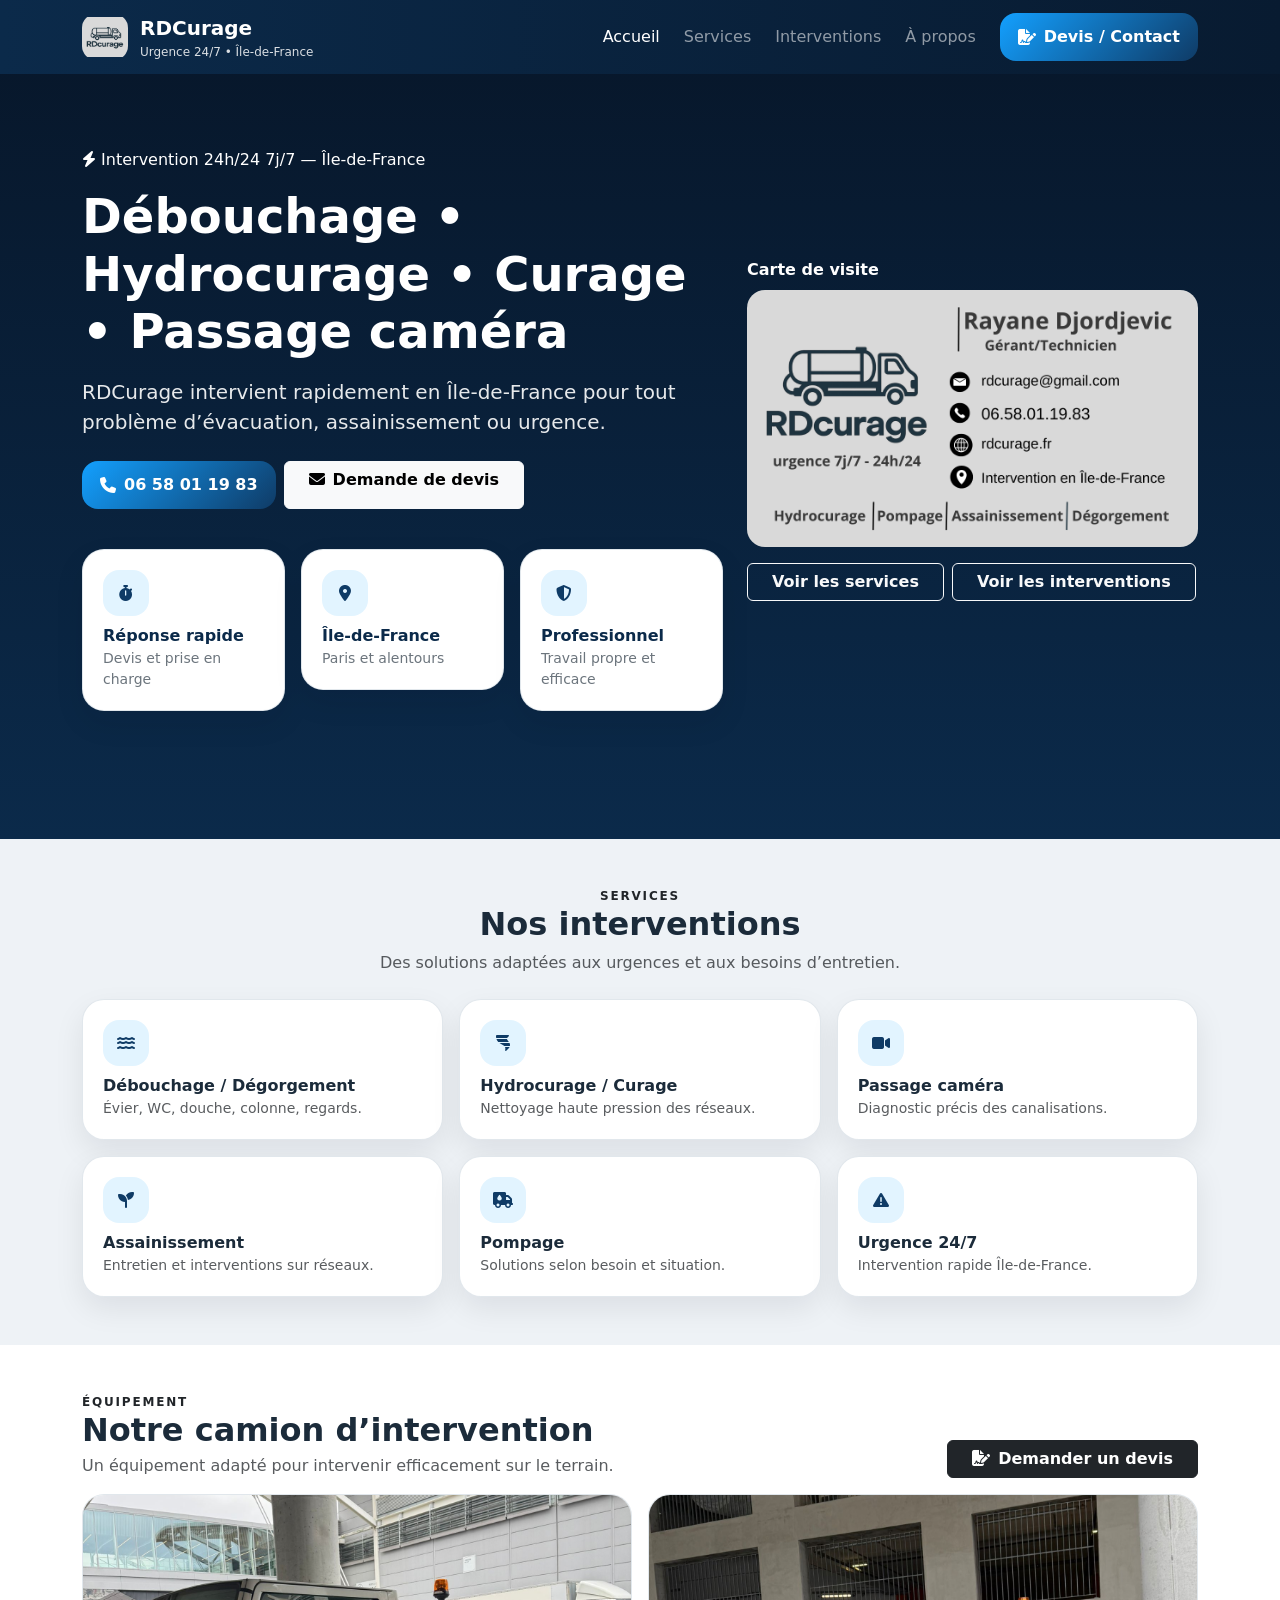
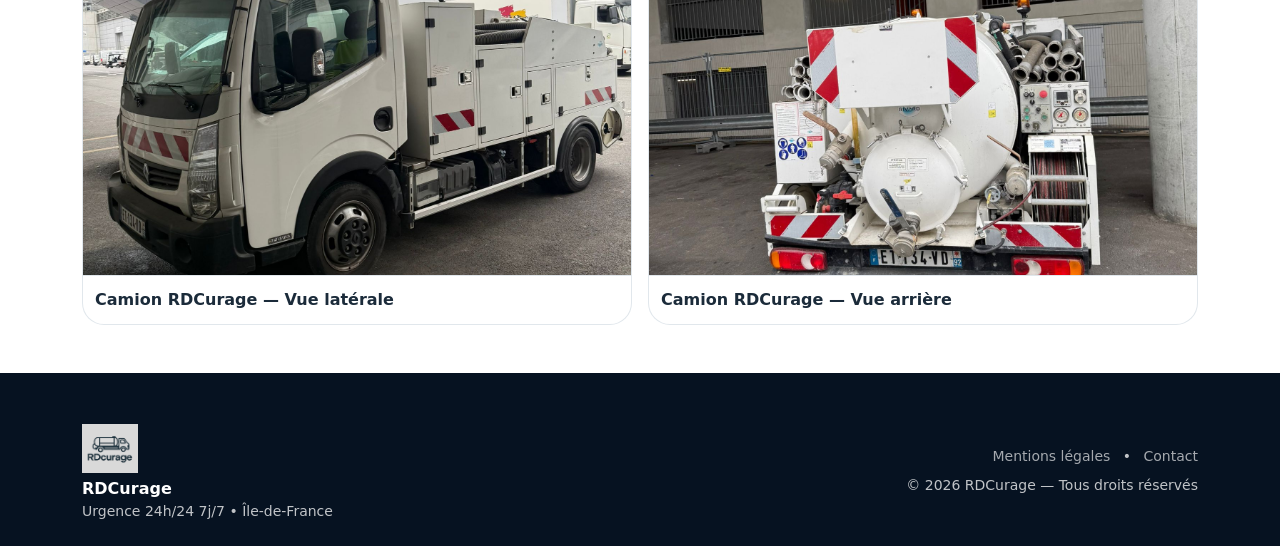
<file: src/serveur/rdcurage/index.html>
<!doctype html>
<html lang="fr">
<head>
  <meta charset="utf-8">
  <meta name="viewport" content="width=device-width, initial-scale=1">
  <title>RDCurage | Débouchage • Hydrocurage • Passage caméra — 24/7 Île-de-France</title>

  <link href="https://cdn.jsdelivr.net/npm/bootstrap@5.3.3/dist/css/bootstrap.min.css" rel="stylesheet">
  <link href="https://cdnjs.cloudflare.com/ajax/libs/font-awesome/6.5.0/css/all.min.css" rel="stylesheet">
  <link href="https://unpkg.com/aos@2.3.1/dist/aos.css" rel="stylesheet">
  <link rel="stylesheet" href="assets/css/style.css">

  <!-- Favicons -->
  <link rel="icon" href="assets/icons/favicon.ico">
  <link rel="icon" type="image/png" sizes="16x16" href="assets/icons/favicon-16x16.png">
  <link rel="icon" type="image/png" sizes="32x32" href="assets/icons/favicon-32x32.png">
  <link rel="apple-touch-icon" href="assets/icons/apple-touch-icon.png">
  <link rel="manifest" href="assets/icons/site.webmanifest">

  <!-- SEO -->
  <meta name="description" content="RDCurage : débouchage, hydrocurage, curage, passage caméra, assainissement. Urgence 24h/24 7j/7 en Île-de-France. Devis rapide.">
  <meta name="robots" content="index, follow">

  <!-- OpenGraph -->
  <meta property="og:site_name" content="RDCurage">
  <meta property="og:type" content="website">
  <meta property="og:title" content="RDCurage — Urgence 24/7 Île-de-France">
  <meta property="og:description" content="Débouchage • Hydrocurage • Passage caméra • Assainissement. Devis rapide. 06 58 01 19 83">
  <meta property="og:url" content="https://rdcurage.fr/">
  <meta property="og:image" content="https://rdcurage.fr/assets/img/og-cover.jpg">
  <meta property="og:image:secure_url" content="https://rdcurage.fr/assets/img/og-cover.jpg">
  <meta property="og:image:width" content="1200">
  <meta property="og:image:height" content="630">

  <meta name="twitter:card" content="summary_large_image">
  <meta name="twitter:image" content="https://rdcurage.fr/assets/img/og-cover.jpg">
</head>

<body>

<nav class="navbar navbar-expand-lg navbar-dark bg-rd-blue fixed-top">
  <div class="container">
    <a class="navbar-brand brand-badge" href="index.html">
      <img src="assets/img/logo-rdcurage.png" alt="Logo RDCurage">
      <div>
        <div class="name">RDCurage</div>
        <div class="small">Urgence 24/7 • Île-de-France</div>
      </div>
    </a>

    <button class="navbar-toggler" type="button" data-bs-toggle="collapse" data-bs-target="#nav">
      <span class="navbar-toggler-icon"></span>
    </button>

    <div id="nav" class="collapse navbar-collapse">
      <ul class="navbar-nav ms-auto align-items-lg-center gap-lg-2">
        <li class="nav-item"><a class="nav-link active" href="index.html">Accueil</a></li>
        <li class="nav-item"><a class="nav-link" href="services.html">Services</a></li>
        <li class="nav-item"><a class="nav-link" href="realisations.html">Interventions</a></li>
        <li class="nav-item"><a class="nav-link" href="a-propos.html">À propos</a></li>
        <li class="nav-item ms-lg-2"><a class="btn-rd" href="contact.html"><i class="fa-solid fa-file-signature"></i> Devis / Contact</a></li>
      </ul>
    </div>
  </div>
</nav>

<header class="hero">
  <div class="container py-5">
    <div class="row align-items-center g-4">
      <div class="col-lg-7" data-aos="fade-up">
        <div class="hero-badge mb-3">
          <i class="fa-solid fa-bolt"></i> Intervention 24h/24 7j/7 — Île-de-France
        </div>
        <h1 class="display-5 fw-bold mb-3">Débouchage • Hydrocurage • Curage • Passage caméra</h1>
        <p class="lead mb-4">RDCurage intervient rapidement en Île-de-France pour tout problème d’évacuation, assainissement ou urgence.</p>

        <div class="d-flex flex-wrap gap-2">
          <a class="btn-rd" href="tel:+33658011983"><i class="fa-solid fa-phone"></i> 06 58 01 19 83</a>
          <a class="btn btn-light fw-bold rounded-rd px-4" href="contact.html"><i class="fa-solid fa-envelope me-2"></i>Demande de devis</a>
        </div>

        <div class="row g-3 mt-4">
          <div class="col-md-4">
            <div class="feature">
              <div class="icon-pill mb-2"><i class="fa-solid fa-stopwatch"></i></div>
              <div class="fw-bold">Réponse rapide</div>
              <div class="text-muted small">Devis et prise en charge</div>
            </div>
          </div>
          <div class="col-md-4">
            <div class="feature">
              <div class="icon-pill mb-2"><i class="fa-solid fa-location-dot"></i></div>
              <div class="fw-bold">Île-de-France</div>
              <div class="text-muted small">Paris et alentours</div>
            </div>
          </div>
          <div class="col-md-4">
            <div class="feature">
              <div class="icon-pill mb-2"><i class="fa-solid fa-shield-halved"></i></div>
              <div class="fw-bold">Professionnel</div>
              <div class="text-muted small">Travail propre et efficace</div>
            </div>
          </div>
        </div>
      </div>

      <div class="col-lg-5" data-aos="fade-left">
        <div class="hero-card">
          <div class="fw-bold mb-2">Carte de visite</div>
          <img src="assets/img/carte-rdcurage.png" class="business-card-img" alt="Carte de visite RDCurage">
          <div class="d-flex gap-2 mt-3">
            <a class="btn btn-outline-light fw-bold rounded-rd px-4" href="services.html">Voir les services</a>
            <a class="btn btn-outline-light fw-bold rounded-rd px-4" href="realisations.html">Voir les interventions</a>
          </div>
        </div>
      </div>

    </div>
  </div>
</header>

<section class="py-5 bg-soft">
  <div class="container">
    <div class="text-center mb-4" data-aos="fade-up">
      <div class="section-kicker text-dark">Services</div>
      <h2 class="section-title">Nos interventions</h2>
      <p class="text-muted mb-0">Des solutions adaptées aux urgences et aux besoins d’entretien.</p>
    </div>

    <div class="row g-3">
      <div class="col-md-6 col-lg-4" data-aos="fade-up">
        <div class="feature">
          <div class="icon-pill mb-2"><i class="fa-solid fa-water"></i></div>
          <div class="fw-bold">Débouchage / Dégorgement</div>
          <div class="text-muted small">Évier, WC, douche, colonne, regards.</div>
        </div>
      </div>

      <div class="col-md-6 col-lg-4" data-aos="fade-up" data-aos-delay="50">
        <div class="feature">
          <div class="icon-pill mb-2"><i class="fa-solid fa-tornado"></i></div>
          <div class="fw-bold">Hydrocurage / Curage</div>
          <div class="text-muted small">Nettoyage haute pression des réseaux.</div>
        </div>
      </div>

      <div class="col-md-6 col-lg-4" data-aos="fade-up" data-aos-delay="100">
        <div class="feature">
          <div class="icon-pill mb-2"><i class="fa-solid fa-video"></i></div>
          <div class="fw-bold">Passage caméra</div>
          <div class="text-muted small">Diagnostic précis des canalisations.</div>
        </div>
      </div>

      <div class="col-md-6 col-lg-4" data-aos="fade-up">
        <div class="feature">
          <div class="icon-pill mb-2"><i class="fa-solid fa-seedling"></i></div>
          <div class="fw-bold">Assainissement</div>
          <div class="text-muted small">Entretien et interventions sur réseaux.</div>
        </div>
      </div>

      <div class="col-md-6 col-lg-4" data-aos="fade-up" data-aos-delay="50">
        <div class="feature">
          <div class="icon-pill mb-2"><i class="fa-solid fa-truck-droplet"></i></div>
          <div class="fw-bold">Pompage</div>
          <div class="text-muted small">Solutions selon besoin et situation.</div>
        </div>
      </div>

      <div class="col-md-6 col-lg-4" data-aos="fade-up" data-aos-delay="100">
        <div class="feature">
          <div class="icon-pill mb-2"><i class="fa-solid fa-triangle-exclamation"></i></div>
          <div class="fw-bold">Urgence 24/7</div>
          <div class="text-muted small">Intervention rapide Île-de-France.</div>
        </div>
      </div>
    </div>
  </div>
</section>

<section class="py-5">
  <div class="container">
    <div class="row align-items-end g-3 mb-3">
      <div class="col-lg-8" data-aos="fade-up">
        <div class="section-kicker text-dark">Équipement</div>
        <h2 class="section-title mb-1">Notre camion d’intervention</h2>
        <p class="text-muted mb-0">Un équipement adapté pour intervenir efficacement sur le terrain.</p>
      </div>
      <div class="col-lg-4 text-lg-end" data-aos="fade-up">
        <a class="btn btn-dark fw-bold rounded-rd px-4" href="contact.html"><i class="fa-solid fa-file-signature me-2"></i>Demander un devis</a>
      </div>
    </div>

    <div class="row g-3">
      <div class="col-md-6" data-aos="zoom-in">
        <div class="img-hover">
          <img src="assets/img/camion-1.jpg" alt="Camion RDCurage côté">
          <div class="img-caption">Camion RDCurage — Vue latérale</div>
        </div>
      </div>
      <div class="col-md-6" data-aos="zoom-in" data-aos-delay="80">
        <div class="img-hover">
          <img src="assets/img/camion-2.jpg" alt="Camion RDCurage arrière">
          <div class="img-caption">Camion RDCurage — Vue arrière</div>
        </div>
      </div>
    </div>
  </div>
</section>

<footer class="footer pt-5 pb-4">
  <div class="container">
    <div class="row g-3 align-items-center">
      <div class="col-md-6">
        <div class="footer-logo">
          <img src="assets/img/logo-rdcurage.png" alt="Logo RDCurage">
          <div>
            <div class="fw-bold">RDCurage</div>
            <div class="small opacity-75">Urgence 24h/24 7j/7 • Île-de-France</div>
          </div>
        </div>
      </div>
      <div class="col-md-6 text-md-end small opacity-75">
        <a href="mentions-legales.html">Mentions légales</a>
        <span class="mx-2">•</span>
        <a href="contact.html">Contact</a>
        <div class="mt-2">© <span id="year"></span> RDCurage — Tous droits réservés</div>
      </div>
    </div>
  </div>
</footer>

<button id="toTop" aria-label="Retour en haut"><i class="fa-solid fa-arrow-up"></i></button>

<script src="https://cdn.jsdelivr.net/npm/bootstrap@5.3.3/dist/js/bootstrap.bundle.min.js"></script>
<script src="https://unpkg.com/aos@2.3.1/dist/aos.js"></script>
<script src="assets/js/main.js"></script>
</body>
</html>
</file>
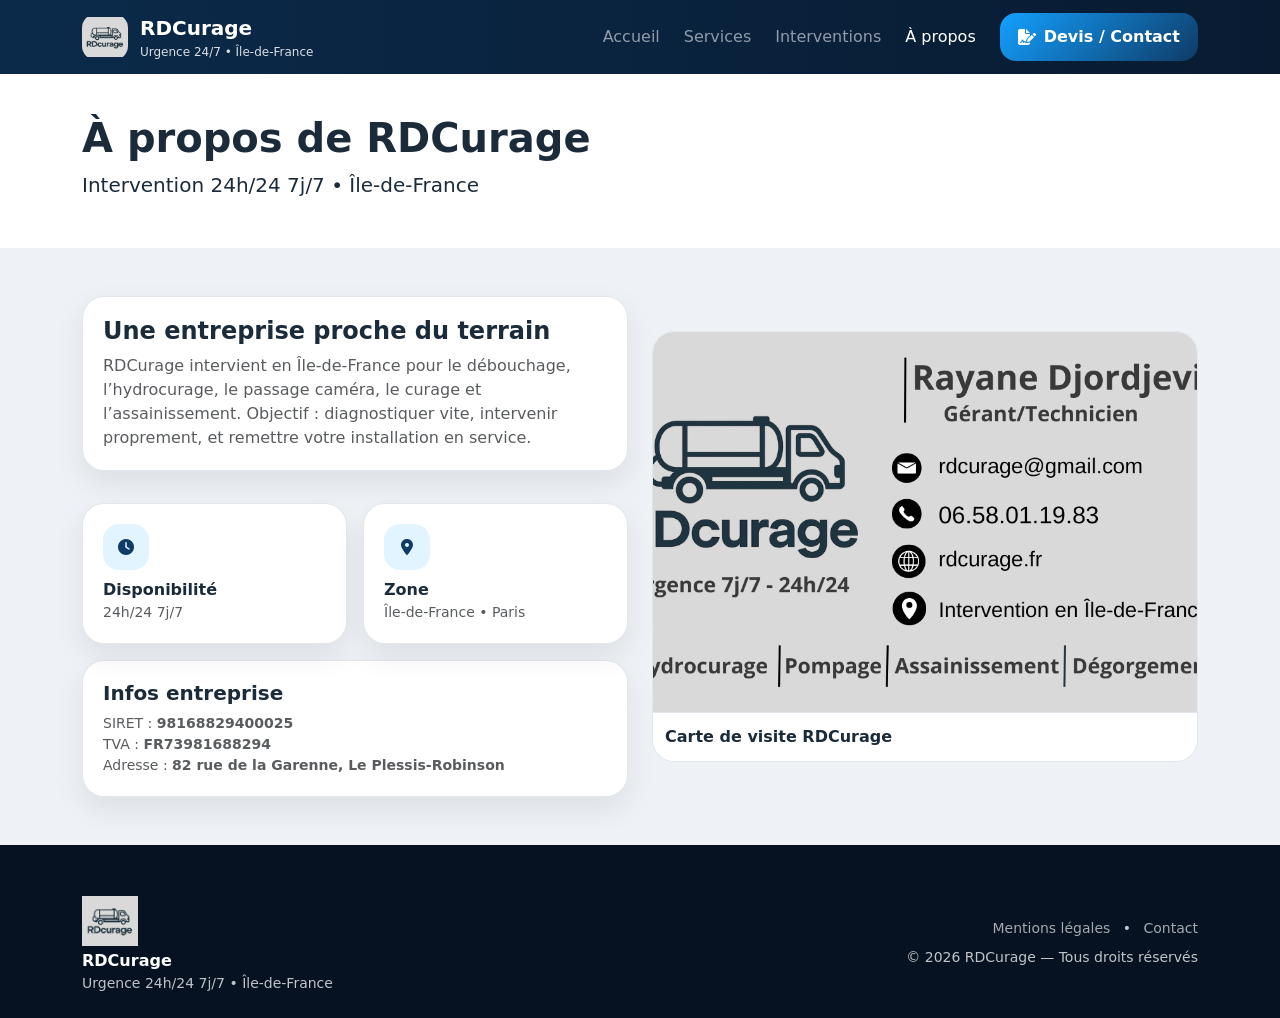
<file: src/serveur/rdcurage/a-propos.html>
<!doctype html>
<html lang="fr">
<head>
  <meta charset="utf-8">
  <meta name="viewport" content="width=device-width, initial-scale=1">
  <title>À propos | RDCurage</title>

  <link href="https://cdn.jsdelivr.net/npm/bootstrap@5.3.3/dist/css/bootstrap.min.css" rel="stylesheet">
  <link href="https://cdnjs.cloudflare.com/ajax/libs/font-awesome/6.5.0/css/all.min.css" rel="stylesheet">
  <link href="https://unpkg.com/aos@2.3.1/dist/aos.css" rel="stylesheet">
  <link rel="stylesheet" href="assets/css/style.css">

  <link rel="icon" href="assets/icons/favicon.ico">
  <link rel="icon" type="image/png" sizes="16x16" href="assets/icons/favicon-16x16.png">
  <link rel="icon" type="image/png" sizes="32x32" href="assets/icons/favicon-32x32.png">
  <link rel="apple-touch-icon" href="assets/icons/apple-touch-icon.png">
  <link rel="manifest" href="assets/icons/site.webmanifest">

  <meta name="description" content="À propos RDCurage : intervention 24/7 en Île-de-France. Débouchage, hydrocurage, passage caméra, assainissement.">
</head>

<body>

<nav class="navbar navbar-expand-lg navbar-dark bg-rd-blue fixed-top">
  <div class="container">
    <a class="navbar-brand brand-badge" href="index.html">
      <img src="assets/img/logo-rdcurage.png" alt="Logo RDCurage">
      <div>
        <div class="name">RDCurage</div>
        <div class="small">Urgence 24/7 • Île-de-France</div>
      </div>
    </a>
    <button class="navbar-toggler" type="button" data-bs-toggle="collapse" data-bs-target="#nav">
      <span class="navbar-toggler-icon"></span>
    </button>
    <div id="nav" class="collapse navbar-collapse">
      <ul class="navbar-nav ms-auto align-items-lg-center gap-lg-2">
        <li class="nav-item"><a class="nav-link" href="index.html">Accueil</a></li>
        <li class="nav-item"><a class="nav-link" href="services.html">Services</a></li>
        <li class="nav-item"><a class="nav-link" href="realisations.html">Interventions</a></li>
        <li class="nav-item"><a class="nav-link active" href="a-propos.html">À propos</a></li>
        <li class="nav-item ms-lg-2"><a class="btn-rd" href="contact.html"><i class="fa-solid fa-file-signature"></i> Devis / Contact</a></li>
      </ul>
    </div>
  </div>
</nav>

<header class="page-hero pt-5">
  <div class="container py-5">
    <div class="row">
      <div class="col-lg-9" data-aos="fade-up">
        <div class="section-kicker text-white">Entreprise</div>
        <h1 class="display-6 fw-bold mb-2">À propos de RDCurage</h1>
        <p class="lead opacity-90 mb-0">Intervention 24h/24 7j/7 • Île-de-France</p>
      </div>
    </div>
  </div>
</header>

<main class="py-5 bg-soft">
  <div class="container">
    <div class="row g-4 align-items-center">
      <div class="col-lg-6" data-aos="fade-up">
        <div class="feature">
          <h2 class="h4 fw-bold mb-2">Une entreprise proche du terrain</h2>
          <p class="text-muted mb-0">
            RDCurage intervient en Île-de-France pour le débouchage, l’hydrocurage, le passage caméra,
            le curage et l’assainissement.
            Objectif : diagnostiquer vite, intervenir proprement, et remettre votre installation en service.
          </p>
        </div>

        <div class="row g-3 mt-3">
          <div class="col-md-6">
            <div class="feature">
              <div class="icon-pill mb-2"><i class="fa-solid fa-clock"></i></div>
              <div class="fw-bold">Disponibilité</div>
              <div class="text-muted small">24h/24 7j/7</div>
            </div>
          </div>
          <div class="col-md-6">
            <div class="feature">
              <div class="icon-pill mb-2"><i class="fa-solid fa-location-dot"></i></div>
              <div class="fw-bold">Zone</div>
              <div class="text-muted small">Île-de-France • Paris</div>
            </div>
          </div>
        </div>

        <div class="feature mt-3">
          <h3 class="h5 fw-bold mb-2">Infos entreprise</h3>
          <div class="small text-muted">SIRET : <strong>98168829400025</strong></div>
          <div class="small text-muted">TVA : <strong>FR73981688294</strong></div>
          <div class="small text-muted">Adresse : <strong>82 rue de la Garenne, Le Plessis-Robinson</strong></div>
        </div>
      </div>

      <div class="col-lg-6" data-aos="fade-left">
        <div class="img-hover">
          <img src="assets/img/carte-rdcurage.png" alt="Carte de visite RDCurage">
          <div class="img-caption">Carte de visite RDCurage</div>
        </div>
      </div>
    </div>
  </div>
</main>

<footer class="footer pt-5 pb-4">
  <div class="container">
    <div class="row g-3 align-items-center">
      <div class="col-md-6">
        <div class="footer-logo">
          <img src="assets/img/logo-rdcurage.png" alt="Logo RDCurage">
          <div>
            <div class="fw-bold">RDCurage</div>
            <div class="small opacity-75">Urgence 24h/24 7j/7 • Île-de-France</div>
          </div>
        </div>
      </div>
      <div class="col-md-6 text-md-end small opacity-75">
        <a href="mentions-legales.html">Mentions légales</a>
        <span class="mx-2">•</span>
        <a href="contact.html">Contact</a>
        <div class="mt-2">© <span id="year"></span> RDCurage — Tous droits réservés</div>
      </div>
    </div>
  </div>
</footer>

<button id="toTop" aria-label="Retour en haut"><i class="fa-solid fa-arrow-up"></i></button>

<script src="https://cdn.jsdelivr.net/npm/bootstrap@5.3.3/dist/js/bootstrap.bundle.min.js"></script>
<script src="https://unpkg.com/aos@2.3.1/dist/aos.js"></script>
<script src="assets/js/main.js"></script>
</body>
</html>
</file>
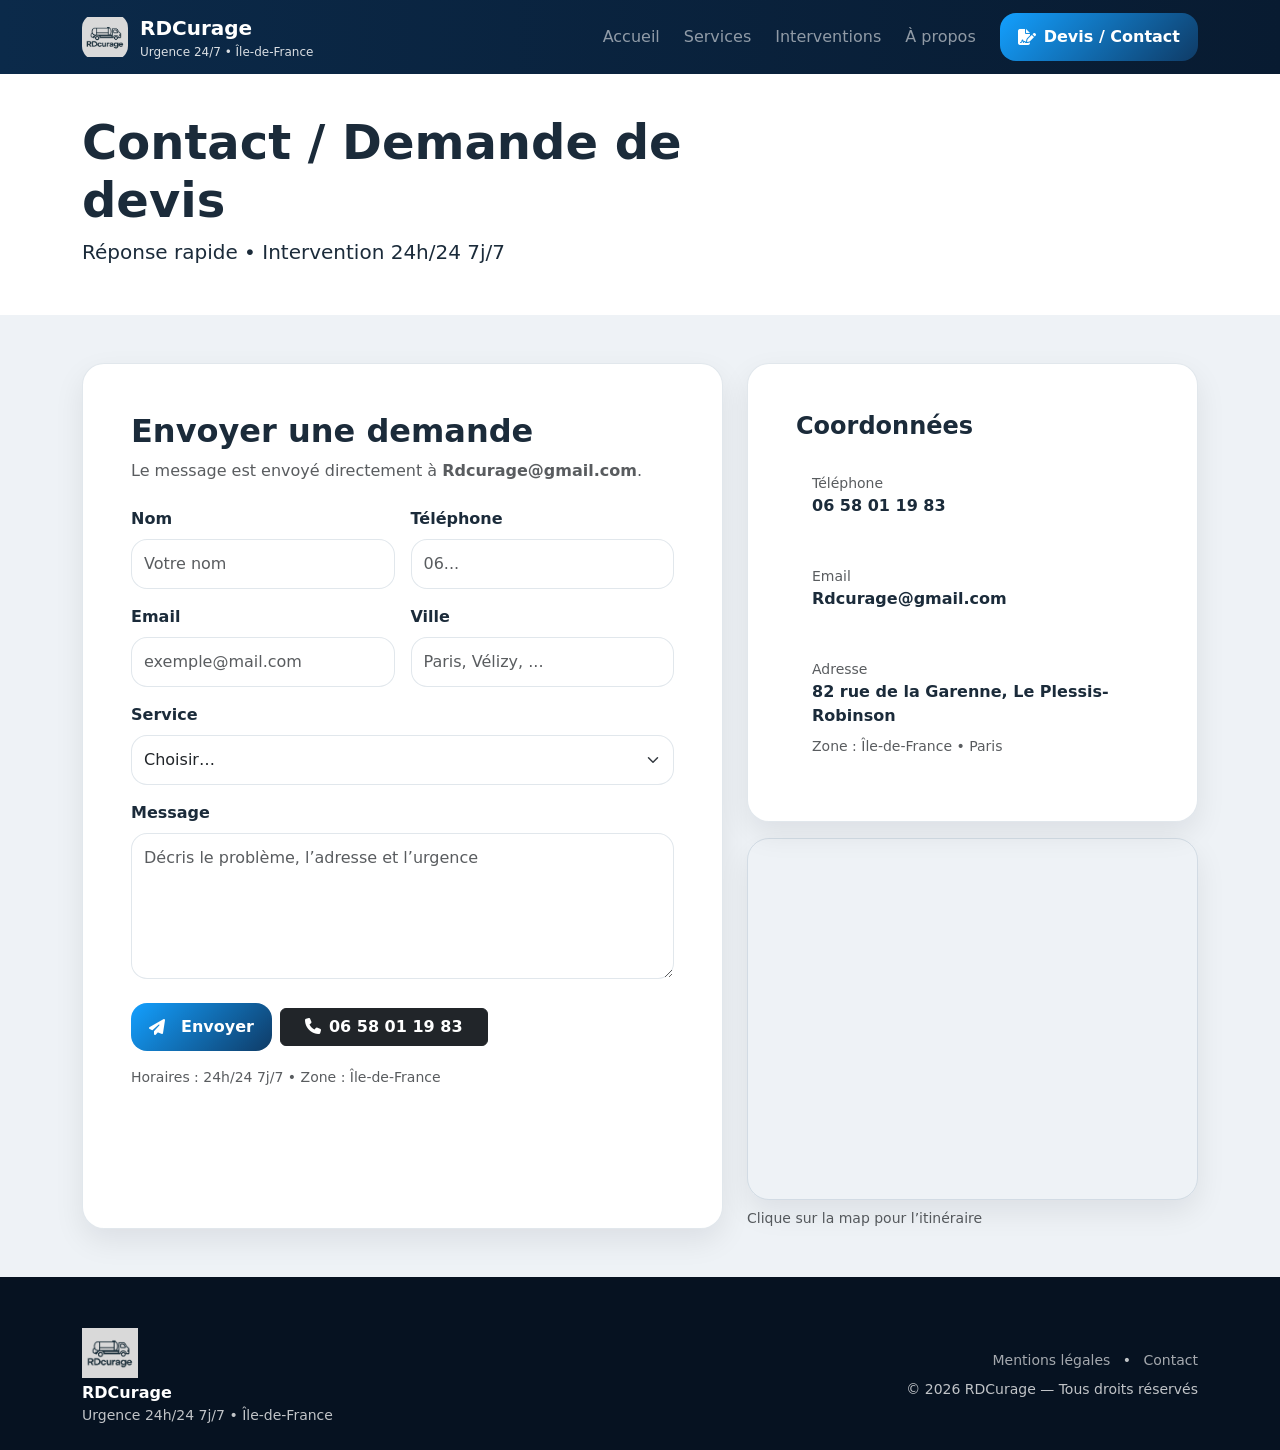
<file: src/serveur/rdcurage/contact.html>
<!doctype html>
<html lang="fr">
<head>
  <meta charset="utf-8">
  <meta name="viewport" content="width=device-width, initial-scale=1">
  <title>Contact / Devis | RDCurage — Intervention 24/7</title>

  <link href="https://cdn.jsdelivr.net/npm/bootstrap@5.3.3/dist/css/bootstrap.min.css" rel="stylesheet">
  <link href="https://cdnjs.cloudflare.com/ajax/libs/font-awesome/6.5.0/css/all.min.css" rel="stylesheet">
  <link href="https://unpkg.com/aos@2.3.1/dist/aos.css" rel="stylesheet">
  <link rel="stylesheet" href="assets/css/style.css">

  <link rel="icon" href="assets/icons/favicon.ico">
  <link rel="icon" type="image/png" sizes="16x16" href="assets/icons/favicon-16x16.png">
  <link rel="icon" type="image/png" sizes="32x32" href="assets/icons/favicon-32x32.png">
  <link rel="apple-touch-icon" href="assets/icons/apple-touch-icon.png">
  <link rel="manifest" href="assets/icons/site.webmanifest">
</head>

<body>

<div class="toast-container position-fixed top-0 end-0 p-3" style="z-index: 9999;">
  <div id="successToast" class="toast align-items-center text-bg-success border-0" role="alert" aria-live="polite" aria-atomic="true">
    <div class="d-flex">
      <div class="toast-body">
        ✅ Message bien envoyé. On revient vers vous rapidement.
      </div>
      <button type="button" class="btn-close btn-close-white me-2 m-auto" data-bs-dismiss="toast" aria-label="Fermer"></button>
    </div>
  </div>
</div>

<nav class="navbar navbar-expand-lg navbar-dark bg-rd-blue fixed-top">
  <div class="container">
    <a class="navbar-brand brand-badge" href="index.html">
      <img src="assets/img/logo-rdcurage.png" alt="Logo RDCurage">
      <div>
        <div class="name">RDCurage</div>
        <div class="small">Urgence 24/7 • Île-de-France</div>
      </div>
    </a>

    <button class="navbar-toggler" type="button" data-bs-toggle="collapse" data-bs-target="#nav">
      <span class="navbar-toggler-icon"></span>
    </button>

    <div id="nav" class="collapse navbar-collapse">
      <ul class="navbar-nav ms-auto align-items-lg-center gap-lg-2">
        <li class="nav-item"><a class="nav-link" href="index.html">Accueil</a></li>
        <li class="nav-item"><a class="nav-link" href="services.html">Services</a></li>
        <li class="nav-item"><a class="nav-link" href="realisations.html">Interventions</a></li>
        <li class="nav-item"><a class="nav-link" href="a-propos.html">À propos</a></li>
        <li class="nav-item ms-lg-2"><a class="btn-rd" href="contact.html"><i class="fa-solid fa-file-signature"></i> Devis / Contact</a></li>
      </ul>
    </div>
  </div>
</nav>

<header class="page-hero pt-5">
  <div class="container py-5">
    <div class="row">
      <div class="col-lg-8" data-aos="fade-up">
        <div class="section-kicker text-white">Devis</div>
        <h1 class="display-5 fw-bold">Contact / Demande de devis</h1>
        <p class="lead opacity-90 mb-0">Réponse rapide • Intervention 24h/24 7j/7</p>
      </div>
    </div>
  </div>
</header>

<section class="py-5 bg-soft">
  <div class="container">

    <!-- ✅ IMPORTANT : plus de align-items-stretch -->
    <div class="row g-4">

      <div class="col-lg-7" data-aos="fade-up">
        <div class="feature p-4 p-lg-5 h-100">
          <h2 class="section-title mb-2">Envoyer une demande</h2>
          <p class="text-muted mb-4">Le message est envoyé directement à <strong>Rdcurage@gmail.com</strong>.</p>

          <form id="contactForm"
                action="https://formsubmit.co/rdcurage@gmail.com"
                method="POST"
                autocomplete="on">

            <input type="hidden" name="_subject" value="Demande de devis — RDCurage">
            <input type="hidden" name="_template" value="table">
            <input type="hidden" name="_captcha" value="false">
            <input type="hidden" name="_next" value="https://rdcurage.fr/contact.html?sent=1">

            <div class="row g-3">
              <div class="col-md-6">
                <label class="form-label fw-bold">Nom</label>
                <input class="form-control" name="Nom" placeholder="Votre nom" required autocomplete="name">
              </div>

              <div class="col-md-6">
                <label class="form-label fw-bold">Téléphone</label>
                <input class="form-control" name="Téléphone" placeholder="06..." required autocomplete="tel">
              </div>

              <div class="col-md-6">
                <label class="form-label fw-bold">Email</label>
                <input type="email" class="form-control" name="Email" placeholder="exemple@mail.com" autocomplete="email">
              </div>

              <div class="col-md-6">
                <label class="form-label fw-bold">Ville</label>
                <input class="form-control" name="Ville" placeholder="Paris, Vélizy, ..." autocomplete="address-level2">
              </div>

              <div class="col-12">
                <label class="form-label fw-bold">Service</label>
                <select class="form-select" name="Service" required>
                  <option value="" selected disabled>Choisir…</option>
                  <option>Débouchage</option>
                  <option>Hydrocurage</option>
                  <option>Curage</option>
                  <option>Passage caméra</option>
                  <option>Assainissement</option>
                  <option>Pompage</option>
                  <option>Fosse septique</option>
                  <option>Urgence 24/7</option>
                </select>
              </div>

              <div class="col-12">
                <label class="form-label fw-bold">Message</label>
                <textarea class="form-control" rows="5" name="Message" placeholder="Décris le problème, l’adresse et l’urgence" required></textarea>
              </div>
            </div>

            <div class="d-flex flex-wrap gap-2 mt-4 align-items-center">
              <button id="sendBtn" class="btn-rd" type="submit">
                <i class="fa-solid fa-paper-plane me-2"></i>Envoyer
              </button>

              <a class="btn btn-dark fw-bold px-4 rounded-rd" href="tel:+33658011983">
                <i class="fa-solid fa-phone me-2"></i>06 58 01 19 83
              </a>

              <span id="sendHint" class="small text-muted ms-1"></span>
            </div>

            <div class="small text-muted mt-3">
              Horaires : 24h/24 7j/7 • Zone : Île-de-France
            </div>
          </form>
        </div>
      </div>

      <div class="col-lg-5" data-aos="fade-left">
        <div class="feature p-4 p-lg-5 mb-3">
          <h4 class="fw-bold mb-3">Coordonnées</h4>

          <div class="border-soft rounded-rd p-3 bg-white mb-3">
            <div class="small text-muted">Téléphone</div>
            <div class="fw-bold"><a href="tel:+33658011983">06 58 01 19 83</a></div>
          </div>

          <div class="border-soft rounded-rd p-3 bg-white mb-3">
            <div class="small text-muted">Email</div>
            <div class="fw-bold"><a href="mailto:Rdcurage@gmail.com">Rdcurage@gmail.com</a></div>
          </div>

          <div class="border-soft rounded-rd p-3 bg-white">
            <div class="small text-muted">Adresse</div>
            <div class="fw-bold">82 rue de la Garenne, Le Plessis-Robinson</div>
            <div class="small text-muted mt-2">Zone : Île-de-France • Paris</div>
          </div>
        </div>

        <div class="map-embed">
          <iframe
            loading="lazy"
            referrerpolicy="no-referrer-when-downgrade"
            src="https://www.google.com/maps?q=82%20rue%20de%20la%20garenne%20le%20plessis%20robinson&output=embed"></iframe>
        </div>
        <div class="small text-muted mt-2">Clique sur la map pour l’itinéraire</div>
      </div>

    </div>
  </div>
</section>

<footer class="footer pt-5 pb-4">
  <div class="container">
    <div class="row g-3 align-items-center">
      <div class="col-md-6">
        <div class="footer-logo">
          <img src="assets/img/logo-rdcurage.png" alt="Logo RDCurage">
          <div>
            <div class="fw-bold">RDCurage</div>
            <div class="small opacity-75">Urgence 24h/24 7j/7 • Île-de-France</div>
          </div>
        </div>
      </div>
      <div class="col-md-6 text-md-end small opacity-75">
        <a href="mentions-legales.html">Mentions légales</a>
        <span class="mx-2">•</span>
        <a href="contact.html">Contact</a>
        <div class="mt-2">© <span id="year"></span> RDCurage — Tous droits réservés</div>
      </div>
    </div>
  </div>
</footer>

<button id="toTop" aria-label="Retour en haut"><i class="fa-solid fa-arrow-up"></i></button>

<script src="https://cdn.jsdelivr.net/npm/bootstrap@5.3.3/dist/js/bootstrap.bundle.min.js"></script>
<script src="https://unpkg.com/aos@2.3.1/dist/aos.js"></script>

<script>
  const f = document.getElementById('contactForm');
  const b = document.getElementById('sendBtn');
  const h = document.getElementById('sendHint');
  if (f && b && h) {
    f.addEventListener('submit', () => {
      b.style.opacity = .85;
      b.style.pointerEvents = 'none';
      h.textContent = 'Envoi en cours…';
    });
  }
</script>

<script src="assets/js/main.js"></script>
</body>
</html>
</file>
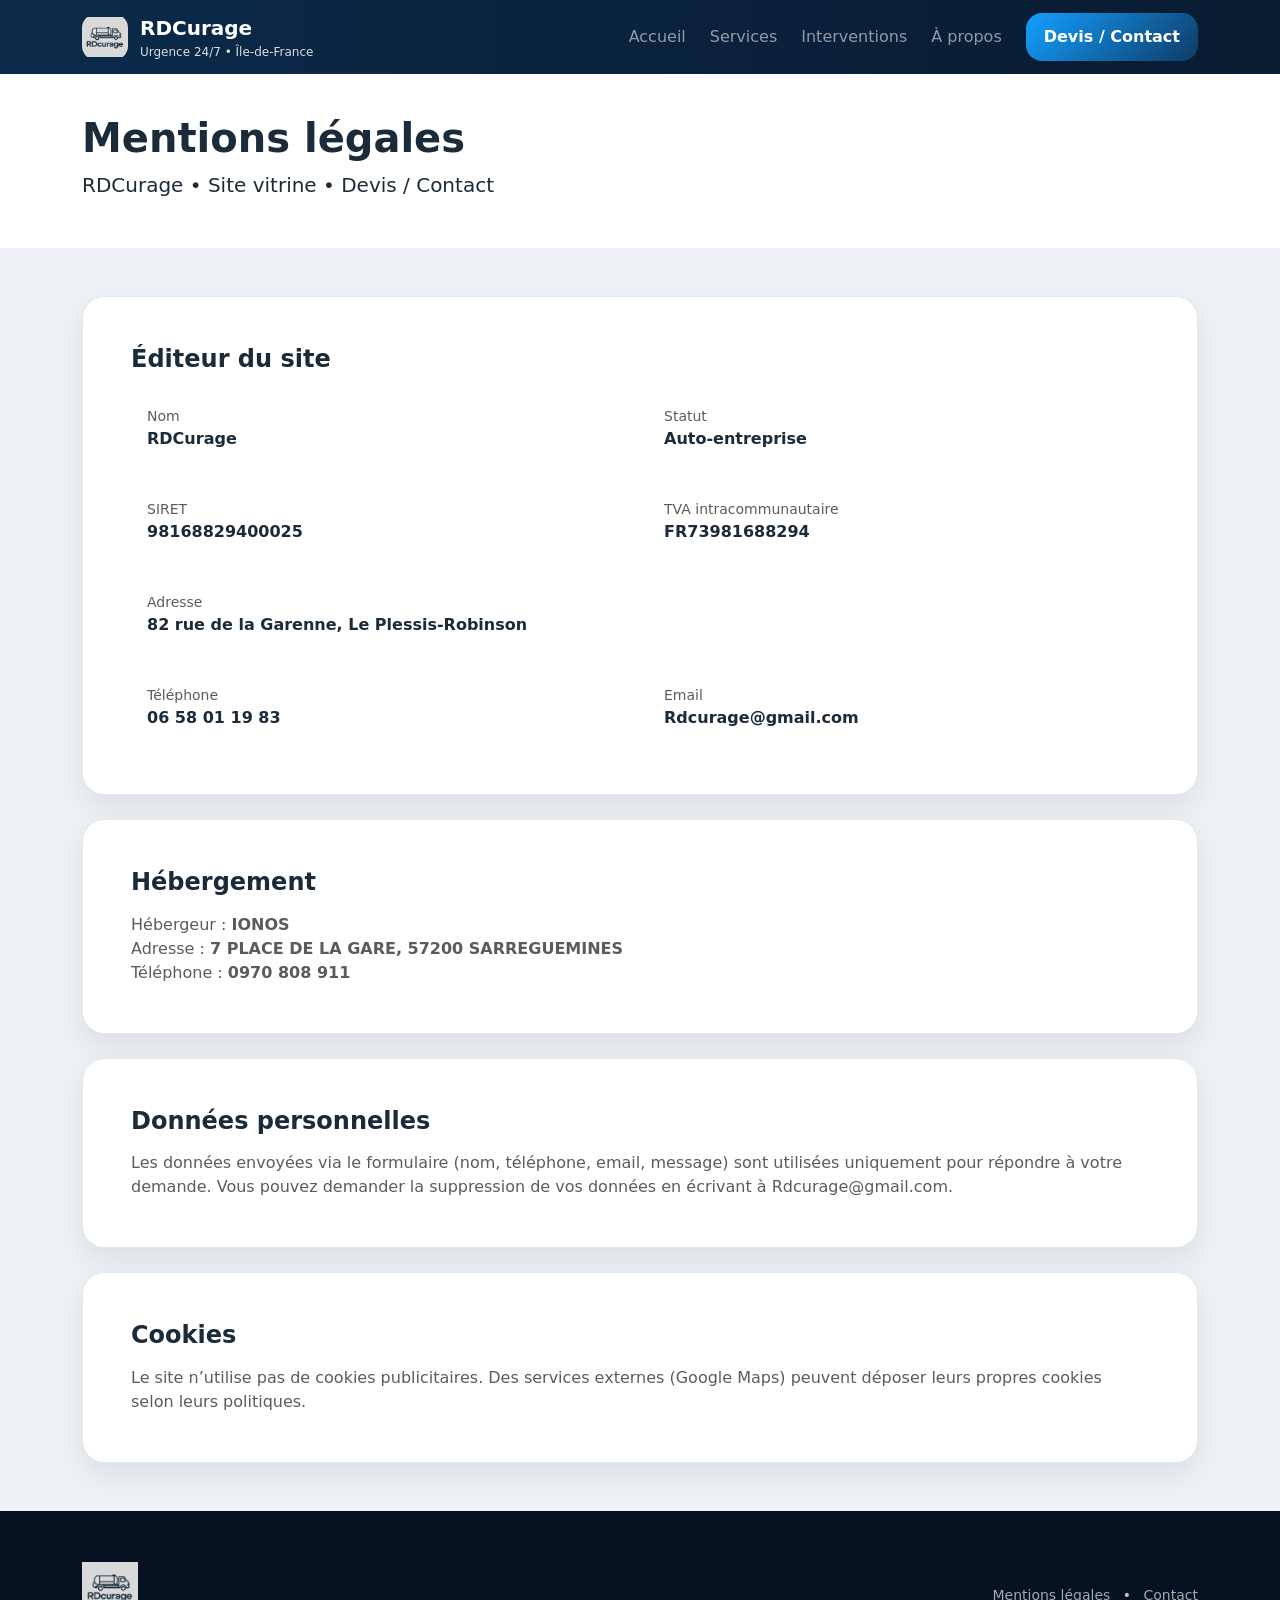
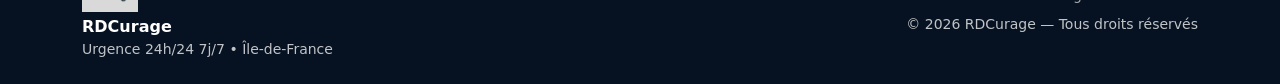
<file: src/serveur/rdcurage/mentions-legales.html>
<!doctype html>
<html lang="fr">
<head>
  <meta charset="utf-8">
  <meta name="viewport" content="width=device-width, initial-scale=1">
  <title>Mentions légales | RDCurage</title>

  <link href="https://cdn.jsdelivr.net/npm/bootstrap@5.3.3/dist/css/bootstrap.min.css" rel="stylesheet">
  <link href="https://cdnjs.cloudflare.com/ajax/libs/font-awesome/6.5.0/css/all.min.css" rel="stylesheet">
  <link rel="stylesheet" href="assets/css/style.css">

  <link rel="icon" href="assets/icons/favicon.ico">
  <link rel="icon" type="image/png" sizes="16x16" href="assets/icons/favicon-16x16.png">
  <link rel="icon" type="image/png" sizes="32x32" href="assets/icons/favicon-32x32.png">
  <link rel="apple-touch-icon" href="assets/icons/apple-touch-icon.png">
  <link rel="manifest" href="assets/icons/site.webmanifest">

  <meta name="robots" content="index, follow">
  <meta name="description" content="Mentions légales et politique de confidentialité RDCurage.">
</head>

<body>

<nav class="navbar navbar-expand-lg navbar-dark bg-rd-blue fixed-top">
  <div class="container">
    <a class="navbar-brand brand-badge" href="index.html">
      <img src="assets/img/logo-rdcurage.png" alt="Logo RDCurage">
      <div>
        <div class="name">RDCurage</div>
        <div class="small">Urgence 24/7 • Île-de-France</div>
      </div>
    </a>

    <button class="navbar-toggler" type="button" data-bs-toggle="collapse" data-bs-target="#nav">
      <span class="navbar-toggler-icon"></span>
    </button>

    <div id="nav" class="collapse navbar-collapse">
      <ul class="navbar-nav ms-auto align-items-lg-center gap-lg-2">
        <li class="nav-item"><a class="nav-link" href="index.html">Accueil</a></li>
        <li class="nav-item"><a class="nav-link" href="services.html">Services</a></li>
        <li class="nav-item"><a class="nav-link" href="realisations.html">Interventions</a></li>
        <li class="nav-item"><a class="nav-link" href="a-propos.html">À propos</a></li>
        <li class="nav-item ms-lg-2"><a class="btn-rd" href="contact.html">Devis / Contact</a></li>
      </ul>
    </div>
  </div>
</nav>

<header class="page-hero pt-5">
  <div class="container py-5">
    <div class="row">
      <div class="col-lg-9">
        <div class="section-kicker text-white">Informations</div>
        <h1 class="display-6 fw-bold mb-2">Mentions légales</h1>
        <p class="lead opacity-90 mb-0">RDCurage • Site vitrine • Devis / Contact</p>
      </div>
    </div>
  </div>
</header>

<main class="py-5 bg-soft">
  <div class="container">

    <div class="feature p-4 p-lg-5 mb-4">
      <h2 class="h4 fw-bold mb-3">Éditeur du site</h2>
      <div class="row g-3">
        <div class="col-md-6">
          <div class="border-soft rounded-rd p-3 bg-white">
            <div class="small text-muted">Nom</div>
            <div class="fw-bold">RDCurage</div>
          </div>
        </div>
        <div class="col-md-6">
          <div class="border-soft rounded-rd p-3 bg-white">
            <div class="small text-muted">Statut</div>
            <div class="fw-bold">Auto-entreprise</div>
          </div>
        </div>
        <div class="col-md-6">
          <div class="border-soft rounded-rd p-3 bg-white">
            <div class="small text-muted">SIRET</div>
            <div class="fw-bold">98168829400025</div>
          </div>
        </div>
        <div class="col-md-6">
          <div class="border-soft rounded-rd p-3 bg-white">
            <div class="small text-muted">TVA intracommunautaire</div>
            <div class="fw-bold">FR73981688294</div>
          </div>
        </div>
        <div class="col-12">
          <div class="border-soft rounded-rd p-3 bg-white">
            <div class="small text-muted">Adresse</div>
            <div class="fw-bold">82 rue de la Garenne, Le Plessis-Robinson</div>
          </div>
        </div>
        <div class="col-md-6">
          <div class="border-soft rounded-rd p-3 bg-white">
            <div class="small text-muted">Téléphone</div>
            <div class="fw-bold"><a href="tel:+33658011983">06 58 01 19 83</a></div>
          </div>
        </div>
        <div class="col-md-6">
          <div class="border-soft rounded-rd p-3 bg-white">
            <div class="small text-muted">Email</div>
            <div class="fw-bold"><a href="mailto:Rdcurage@gmail.com">Rdcurage@gmail.com</a></div>
          </div>
        </div>
      </div>
    </div>

    <div class="feature p-4 p-lg-5 mb-4">
      <h2 class="h4 fw-bold mb-3">Hébergement</h2>
      <p class="text-muted mb-0">
        Hébergeur : <strong>IONOS</strong><br>
        Adresse : <strong>7 PLACE DE LA GARE, 57200 SARREGUEMINES</strong><br>
        Téléphone : <strong>0970 808 911</strong>
      </p>
    </div>

    <div class="feature p-4 p-lg-5 mb-4">
      <h2 class="h4 fw-bold mb-3">Données personnelles</h2>
      <p class="text-muted mb-0">
        Les données envoyées via le formulaire (nom, téléphone, email, message) sont utilisées uniquement
        pour répondre à votre demande. Vous pouvez demander la suppression de vos données en écrivant à
        <a href="mailto:Rdcurage@gmail.com">Rdcurage@gmail.com</a>.
      </p>
    </div>

    <div class="feature p-4 p-lg-5">
      <h2 class="h4 fw-bold mb-3">Cookies</h2>
      <p class="text-muted mb-0">
        Le site n’utilise pas de cookies publicitaires. Des services externes (Google Maps) peuvent déposer
        leurs propres cookies selon leurs politiques.
      </p>
    </div>

  </div>
</main>

<footer class="footer pt-5 pb-4">
  <div class="container">
    <div class="row g-3 align-items-center">
      <div class="col-md-6">
        <div class="footer-logo">
          <img src="assets/img/logo-rdcurage.png" alt="Logo RDCurage">
          <div>
            <div class="fw-bold">RDCurage</div>
            <div class="small opacity-75">Urgence 24h/24 7j/7 • Île-de-France</div>
          </div>
        </div>
      </div>
      <div class="col-md-6 text-md-end small opacity-75">
        <a href="mentions-legales.html">Mentions légales</a>
        <span class="mx-2">•</span>
        <a href="contact.html">Contact</a>
        <div class="mt-2">© <span id="year"></span> RDCurage — Tous droits réservés</div>
      </div>
    </div>
  </div>
</footer>

<script src="https://cdn.jsdelivr.net/npm/bootstrap@5.3.3/dist/js/bootstrap.bundle.min.js"></script>
<script src="assets/js/main.js"></script>
</body>
</html>
</file>
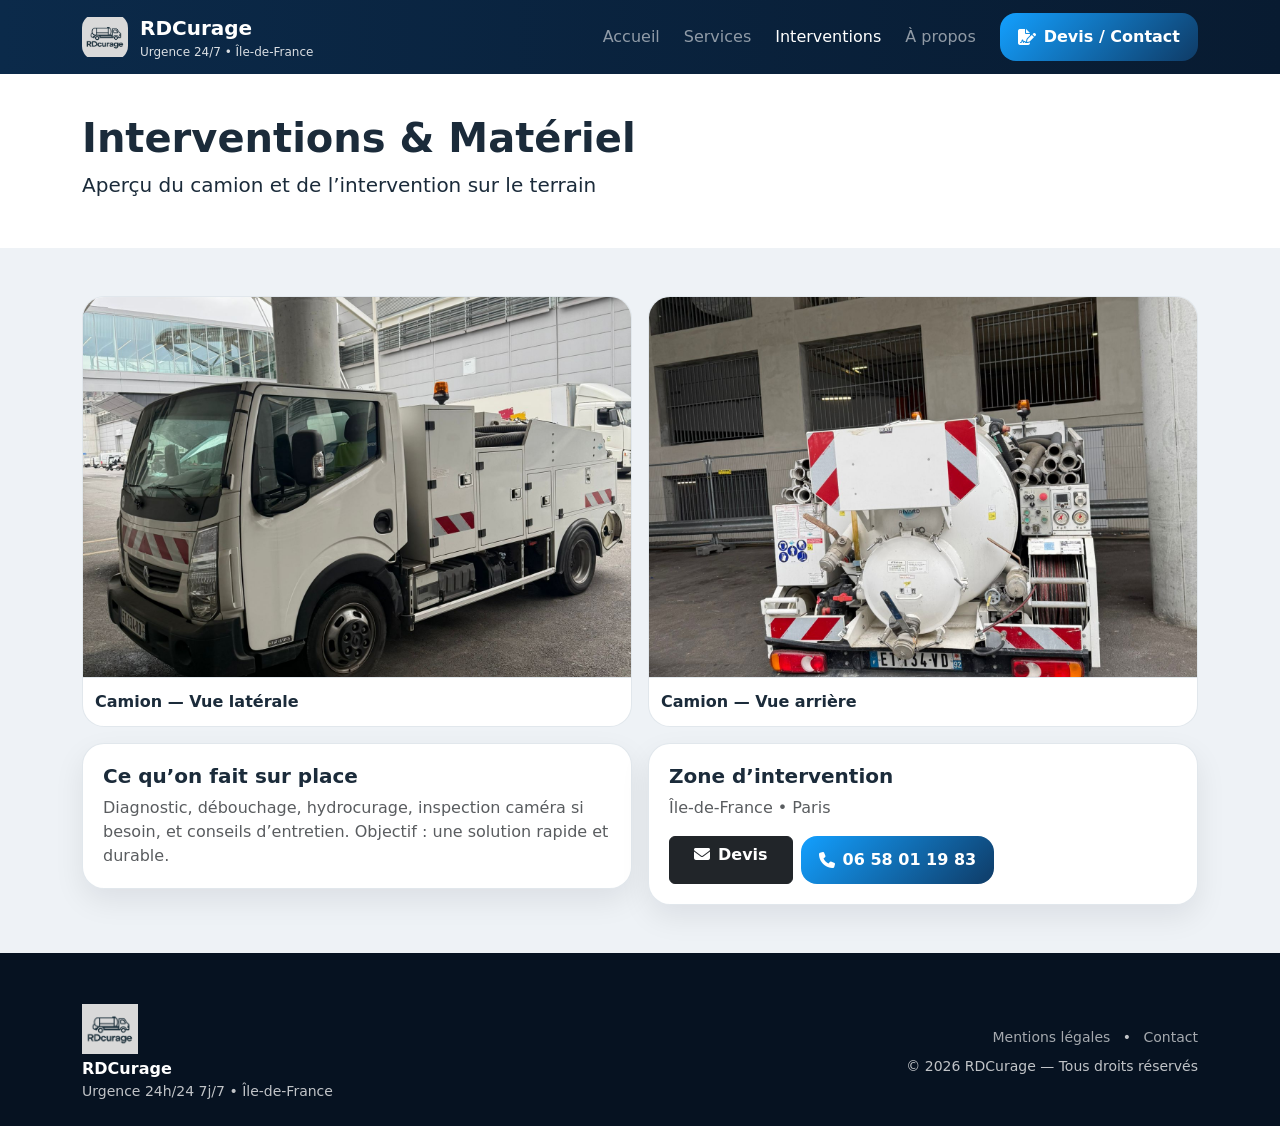
<file: src/serveur/rdcurage/realisations.html>
<!doctype html>
<html lang="fr">
<head>
  <meta charset="utf-8">
  <meta name="viewport" content="width=device-width, initial-scale=1">
  <title>Interventions | RDCurage</title>

  <link href="https://cdn.jsdelivr.net/npm/bootstrap@5.3.3/dist/css/bootstrap.min.css" rel="stylesheet">
  <link href="https://cdnjs.cloudflare.com/ajax/libs/font-awesome/6.5.0/css/all.min.css" rel="stylesheet">
  <link href="https://unpkg.com/aos@2.3.1/dist/aos.css" rel="stylesheet">
  <link rel="stylesheet" href="assets/css/style.css">

  <link rel="icon" href="assets/icons/favicon.ico">
  <link rel="icon" type="image/png" sizes="16x16" href="assets/icons/favicon-16x16.png">
  <link rel="icon" type="image/png" sizes="32x32" href="assets/icons/favicon-32x32.png">
  <link rel="apple-touch-icon" href="assets/icons/apple-touch-icon.png">
  <link rel="manifest" href="assets/icons/site.webmanifest">

  <meta name="description" content="Interventions RDCurage : aperçu du matériel et des interventions. Débouchage, hydrocurage, passage caméra.">

  <meta property="og:type" content="website">
  <meta property="og:title" content="Interventions — RDCurage">
  <meta property="og:description" content="Aperçu du matériel et interventions. Urgence 24/7 Île-de-France.">
  <meta property="og:url" content="https://rdcurage.fr/realisations.html">
  <meta property="og:image" content="https://rdcurage.fr/assets/img/og-cover.jpg">
</head>

<body>

<nav class="navbar navbar-expand-lg navbar-dark bg-rd-blue fixed-top">
  <div class="container">
    <a class="navbar-brand brand-badge" href="index.html">
      <img src="assets/img/logo-rdcurage.png" alt="Logo RDCurage">
      <div>
        <div class="name">RDCurage</div>
        <div class="small">Urgence 24/7 • Île-de-France</div>
      </div>
    </a>

    <button class="navbar-toggler" type="button" data-bs-toggle="collapse" data-bs-target="#nav">
      <span class="navbar-toggler-icon"></span>
    </button>

    <div id="nav" class="collapse navbar-collapse">
      <ul class="navbar-nav ms-auto align-items-lg-center gap-lg-2">
        <li class="nav-item"><a class="nav-link" href="index.html">Accueil</a></li>
        <li class="nav-item"><a class="nav-link" href="services.html">Services</a></li>
        <li class="nav-item"><a class="nav-link active" href="realisations.html">Interventions</a></li>
        <li class="nav-item"><a class="nav-link" href="a-propos.html">À propos</a></li>
        <li class="nav-item ms-lg-2"><a class="btn-rd" href="contact.html"><i class="fa-solid fa-file-signature"></i> Devis / Contact</a></li>
      </ul>
    </div>
  </div>
</nav>

<header class="page-hero pt-5">
  <div class="container py-5">
    <div class="row">
      <div class="col-lg-9" data-aos="fade-up">
        <div class="section-kicker text-white">Galerie</div>
        <h1 class="display-6 fw-bold mb-2">Interventions & Matériel</h1>
        <p class="lead opacity-90 mb-0">Aperçu du camion et de l’intervention sur le terrain</p>
      </div>
    </div>
  </div>
</header>

<main class="py-5 bg-soft">
  <div class="container">

    <div class="row g-3">
      <div class="col-md-6" data-aos="zoom-in">
        <div class="img-hover">
          <img src="assets/img/camion-1.jpg" alt="Camion RDCurage côté">
          <div class="img-caption">Camion — Vue latérale</div>
        </div>
      </div>

      <div class="col-md-6" data-aos="zoom-in" data-aos-delay="80">
        <div class="img-hover">
          <img src="assets/img/camion-2.jpg" alt="Camion RDCurage arrière">
          <div class="img-caption">Camion — Vue arrière</div>
        </div>
      </div>

      <div class="col-lg-6" data-aos="fade-up">
        <div class="feature">
          <h2 class="h5 fw-bold mb-2">Ce qu’on fait sur place</h2>
          <p class="text-muted mb-0">
            Diagnostic, débouchage, hydrocurage, inspection caméra si besoin, et conseils d’entretien.
            Objectif : une solution rapide et durable.
          </p>
        </div>
      </div>

      <div class="col-lg-6" data-aos="fade-up" data-aos-delay="80">
        <div class="feature">
          <h2 class="h5 fw-bold mb-2">Zone d’intervention</h2>
          <p class="text-muted mb-3">Île-de-France • Paris</p>
          <div class="d-flex gap-2 flex-wrap">
            <a class="btn btn-dark fw-bold rounded-rd px-4" href="contact.html"><i class="fa-solid fa-envelope me-2"></i>Devis</a>
            <a class="btn-rd" href="tel:+33658011983"><i class="fa-solid fa-phone"></i> 06 58 01 19 83</a>
          </div>
        </div>
      </div>
    </div>

  </div>
</main>

<footer class="footer pt-5 pb-4">
  <div class="container">
    <div class="row g-3 align-items-center">
      <div class="col-md-6">
        <div class="footer-logo">
          <img src="assets/img/logo-rdcurage.png" alt="Logo RDCurage">
          <div>
            <div class="fw-bold">RDCurage</div>
            <div class="small opacity-75">Urgence 24h/24 7j/7 • Île-de-France</div>
          </div>
        </div>
      </div>
      <div class="col-md-6 text-md-end small opacity-75">
        <a href="mentions-legales.html">Mentions légales</a>
        <span class="mx-2">•</span>
        <a href="contact.html">Contact</a>
        <div class="mt-2">© <span id="year"></span> RDCurage — Tous droits réservés</div>
      </div>
    </div>
  </div>
</footer>

<button id="toTop" aria-label="Retour en haut"><i class="fa-solid fa-arrow-up"></i></button>

<script src="https://cdn.jsdelivr.net/npm/bootstrap@5.3.3/dist/js/bootstrap.bundle.min.js"></script>
<script src="https://unpkg.com/aos@2.3.1/dist/aos.js"></script>
<script src="assets/js/main.js"></script>
</body>
</html>
</file>
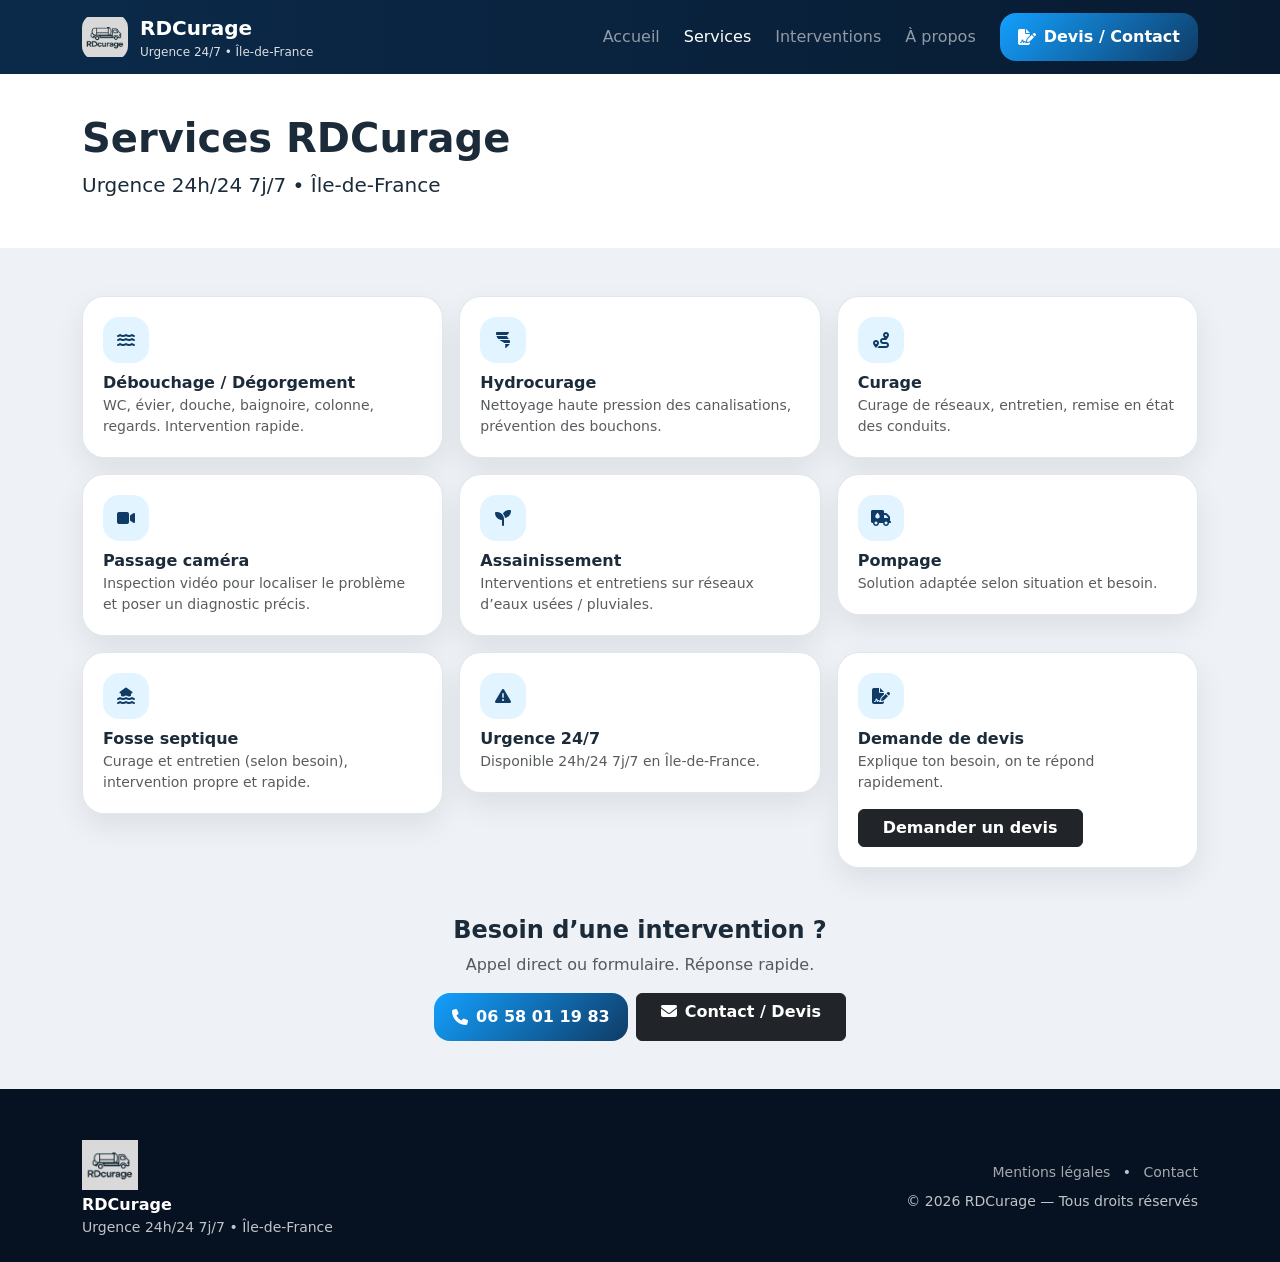
<file: src/serveur/rdcurage/services.html>
<!doctype html>
<html lang="fr">
<head>
  <meta charset="utf-8">
  <meta name="viewport" content="width=device-width, initial-scale=1">
  <title>Services | RDCurage</title>

  <link href="https://cdn.jsdelivr.net/npm/bootstrap@5.3.3/dist/css/bootstrap.min.css" rel="stylesheet">
  <link href="https://cdnjs.cloudflare.com/ajax/libs/font-awesome/6.5.0/css/all.min.css" rel="stylesheet">
  <link href="https://unpkg.com/aos@2.3.1/dist/aos.css" rel="stylesheet">
  <link rel="stylesheet" href="assets/css/style.css">

  <link rel="icon" href="assets/icons/favicon.ico">
  <link rel="icon" type="image/png" sizes="16x16" href="assets/icons/favicon-16x16.png">
  <link rel="icon" type="image/png" sizes="32x32" href="assets/icons/favicon-32x32.png">
  <link rel="apple-touch-icon" href="assets/icons/apple-touch-icon.png">
  <link rel="manifest" href="assets/icons/site.webmanifest">

  <meta name="description" content="Services RDCurage : débouchage, hydrocurage, curage, passage caméra, assainissement, pompage. Urgence 24/7 Île-de-France.">

  <meta property="og:type" content="website">
  <meta property="og:title" content="Services — RDCurage">
  <meta property="og:description" content="Débouchage • Hydrocurage • Passage caméra • Assainissement • Pompage. Devis rapide.">
  <meta property="og:url" content="https://rdcurage.fr/services.html">
  <meta property="og:image" content="https://rdcurage.fr/assets/img/og-cover.jpg">
</head>

<body>

<nav class="navbar navbar-expand-lg navbar-dark bg-rd-blue fixed-top">
  <div class="container">
    <a class="navbar-brand brand-badge" href="index.html">
      <img src="assets/img/logo-rdcurage.png" alt="Logo RDCurage">
      <div>
        <div class="name">RDCurage</div>
        <div class="small">Urgence 24/7 • Île-de-France</div>
      </div>
    </a>

    <button class="navbar-toggler" type="button" data-bs-toggle="collapse" data-bs-target="#nav">
      <span class="navbar-toggler-icon"></span>
    </button>

    <div id="nav" class="collapse navbar-collapse">
      <ul class="navbar-nav ms-auto align-items-lg-center gap-lg-2">
        <li class="nav-item"><a class="nav-link" href="index.html">Accueil</a></li>
        <li class="nav-item"><a class="nav-link active" href="services.html">Services</a></li>
        <li class="nav-item"><a class="nav-link" href="realisations.html">Interventions</a></li>
        <li class="nav-item"><a class="nav-link" href="a-propos.html">À propos</a></li>
        <li class="nav-item ms-lg-2"><a class="btn-rd" href="contact.html"><i class="fa-solid fa-file-signature"></i> Devis / Contact</a></li>
      </ul>
    </div>
  </div>
</nav>

<header class="page-hero pt-5">
  <div class="container py-5">
    <div class="row">
      <div class="col-lg-9" data-aos="fade-up">
        <div class="section-kicker text-white">Prestations</div>
        <h1 class="display-6 fw-bold mb-2">Services RDCurage</h1>
        <p class="lead opacity-90 mb-0">Urgence 24h/24 7j/7 • Île-de-France</p>
      </div>
    </div>
  </div>
</header>

<main class="py-5 bg-soft">
  <div class="container">

    <div class="row g-3">
      <div class="col-md-6 col-lg-4" data-aos="fade-up">
        <div class="feature">
          <div class="icon-pill mb-2"><i class="fa-solid fa-water"></i></div>
          <div class="fw-bold">Débouchage / Dégorgement</div>
          <p class="text-muted small mb-0">WC, évier, douche, baignoire, colonne, regards. Intervention rapide.</p>
        </div>
      </div>

      <div class="col-md-6 col-lg-4" data-aos="fade-up" data-aos-delay="60">
        <div class="feature">
          <div class="icon-pill mb-2"><i class="fa-solid fa-tornado"></i></div>
          <div class="fw-bold">Hydrocurage</div>
          <p class="text-muted small mb-0">Nettoyage haute pression des canalisations, prévention des bouchons.</p>
        </div>
      </div>

      <div class="col-md-6 col-lg-4" data-aos="fade-up" data-aos-delay="120">
        <div class="feature">
          <div class="icon-pill mb-2"><i class="fa-solid fa-route"></i></div>
          <div class="fw-bold">Curage</div>
          <p class="text-muted small mb-0">Curage de réseaux, entretien, remise en état des conduits.</p>
        </div>
      </div>

      <div class="col-md-6 col-lg-4" data-aos="fade-up">
        <div class="feature">
          <div class="icon-pill mb-2"><i class="fa-solid fa-video"></i></div>
          <div class="fw-bold">Passage caméra</div>
          <p class="text-muted small mb-0">Inspection vidéo pour localiser le problème et poser un diagnostic précis.</p>
        </div>
      </div>

      <div class="col-md-6 col-lg-4" data-aos="fade-up" data-aos-delay="60">
        <div class="feature">
          <div class="icon-pill mb-2"><i class="fa-solid fa-seedling"></i></div>
          <div class="fw-bold">Assainissement</div>
          <p class="text-muted small mb-0">Interventions et entretiens sur réseaux d’eaux usées / pluviales.</p>
        </div>
      </div>

      <div class="col-md-6 col-lg-4" data-aos="fade-up" data-aos-delay="120">
        <div class="feature">
          <div class="icon-pill mb-2"><i class="fa-solid fa-truck-droplet"></i></div>
          <div class="fw-bold">Pompage</div>
          <p class="text-muted small mb-0">Solution adaptée selon situation et besoin.</p>
        </div>
      </div>

      <div class="col-md-6 col-lg-4" data-aos="fade-up">
        <div class="feature">
          <div class="icon-pill mb-2"><i class="fa-solid fa-house-flood-water"></i></div>
          <div class="fw-bold">Fosse septique</div>
          <p class="text-muted small mb-0">Curage et entretien (selon besoin), intervention propre et rapide.</p>
        </div>
      </div>

      <div class="col-md-6 col-lg-4" data-aos="fade-up" data-aos-delay="60">
        <div class="feature">
          <div class="icon-pill mb-2"><i class="fa-solid fa-triangle-exclamation"></i></div>
          <div class="fw-bold">Urgence 24/7</div>
          <p class="text-muted small mb-0">Disponible 24h/24 7j/7 en Île-de-France.</p>
        </div>
      </div>

      <div class="col-md-6 col-lg-4" data-aos="fade-up" data-aos-delay="120">
        <div class="feature">
          <div class="icon-pill mb-2"><i class="fa-solid fa-file-signature"></i></div>
          <div class="fw-bold">Demande de devis</div>
          <p class="text-muted small mb-3">Explique ton besoin, on te répond rapidement.</p>
          <a class="btn btn-dark fw-bold rounded-rd px-4" href="contact.html">Demander un devis</a>
        </div>
      </div>
    </div>

    <div class="mt-5 text-center" data-aos="fade-up">
      <h2 class="h4 fw-bold mb-2">Besoin d’une intervention ?</h2>
      <p class="text-muted mb-3">Appel direct ou formulaire. Réponse rapide.</p>
      <div class="d-flex justify-content-center gap-2 flex-wrap">
        <a class="btn-rd" href="tel:+33658011983"><i class="fa-solid fa-phone"></i> 06 58 01 19 83</a>
        <a class="btn btn-dark fw-bold rounded-rd px-4" href="contact.html"><i class="fa-solid fa-envelope me-2"></i>Contact / Devis</a>
      </div>
    </div>

  </div>
</main>

<footer class="footer pt-5 pb-4">
  <div class="container">
    <div class="row g-3 align-items-center">
      <div class="col-md-6">
        <div class="footer-logo">
          <img src="assets/img/logo-rdcurage.png" alt="Logo RDCurage">
          <div>
            <div class="fw-bold">RDCurage</div>
            <div class="small opacity-75">Urgence 24h/24 7j/7 • Île-de-France</div>
          </div>
        </div>
      </div>
      <div class="col-md-6 text-md-end small opacity-75">
        <a href="mentions-legales.html">Mentions légales</a>
        <span class="mx-2">•</span>
        <a href="contact.html">Contact</a>
        <div class="mt-2">© <span id="year"></span> RDCurage — Tous droits réservés</div>
      </div>
    </div>
  </div>
</footer>

<button id="toTop" aria-label="Retour en haut"><i class="fa-solid fa-arrow-up"></i></button>

<script src="https://cdn.jsdelivr.net/npm/bootstrap@5.3.3/dist/js/bootstrap.bundle.min.js"></script>
<script src="https://unpkg.com/aos@2.3.1/dist/aos.js"></script>
<script src="assets/js/main.js"></script>
</body>
</html>
</file>
<file: src/serveur/rdcurage/assets/css/style.css>
:root{
  --rd-blue:#0b2a4a;
  --rd-blue-2:#0f3b66;
  --rd-gray:#eef2f6;
  --rd-dark:#0b1220;
  --rd-text:#1b2b3a;
  --rd-border:rgba(15,59,102,.12);
  --rd-shadow:0 12px 30px rgba(2,8,23,.08);
  --rd-shadow-2:0 18px 44px rgba(2,8,23,.14);
  --rd-radius:22px;
}

*{
  box-sizing:border-box;
}

html,body{
  height:100%;
}

body{
  font-family:system-ui,-apple-system,Segoe UI,Roboto,Arial,sans-serif;
  background:#fff;
  color:var(--rd-text);
}

a{
  color:inherit;
  text-decoration:none;
}

a:hover{
  color:var(--rd-blue-2);
}

/* NAVBAR */

.bg-rd-blue{
  background:linear-gradient(90deg,var(--rd-blue),#081b31);
}

.navbar{
  transition:all .25s ease;
}

.navbar.navbar-scrolled{
  background:rgba(11,42,74,.95)!important;
  backdrop-filter:blur(10px);
  box-shadow:0 10px 30px rgba(0,0,0,.18);
}

.brand-badge{
  display:flex;
  gap:12px;
  align-items:center;
}

.brand-badge img{
  width:46px;
  height:46px;
  object-fit:contain;
  border-radius:14px;
}

.brand-badge .name{
  font-weight:800;
}

.brand-badge .small{
  font-size:12px;
  opacity:.85;
}

/* BOUTON PRINCIPAL */

.btn-rd{
  display:inline-flex;
  align-items:center;
  gap:.5rem;
  border:0;
  color:#fff;
  background:linear-gradient(135deg,#13a0ff,var(--rd-blue-2));
  padding:12px 18px;
  border-radius:16px;
  font-weight:700;
  transition:.2s ease;
}

.btn-rd:hover{
  transform:translateY(-2px);
  box-shadow:0 10px 25px rgba(19,160,255,.3);
}

/* HERO */

.hero{
  padding-top:100px;
  padding-bottom:80px;
  background:linear-gradient(180deg,#071629,#0b2a4a);
  color:#fff;
}

.hero .lead{
  opacity:.9;
}

/* SECTION */

.bg-soft{
  background:var(--rd-gray);
}

.section-kicker{
  text-transform:uppercase;
  font-size:12px;
  letter-spacing:.15em;
  font-weight:700;
}

.section-title{
  font-weight:800;
}

/* CARD */

.feature{
  background:#fff;
  border:1px solid var(--rd-border);
  border-radius:var(--rd-radius);
  padding:20px;
  box-shadow:var(--rd-shadow);
  transition:.2s ease;
}

.feature:hover{
  transform:translateY(-4px);
  box-shadow:var(--rd-shadow-2);
}

/* IMPORTANT : on ne force PAS les couleurs internes */
/* (ça évite de casser boutons et liens) */

.icon-pill{
  width:46px;
  height:46px;
  display:flex;
  align-items:center;
  justify-content:center;
  border-radius:16px;
  background:rgba(19,160,255,.12);
  color:var(--rd-blue-2);
}

/* IMAGES */

.img-hover{
  overflow:hidden;
  border-radius:var(--rd-radius);
  border:1px solid var(--rd-border);
  background:#fff;
}

.img-hover img{
  width:100%;
  height:380px;
  object-fit:cover;
  transition:.3s ease;
}

.img-hover:hover img{
  transform:scale(1.05);
}

.img-caption{
  padding:12px;
  font-weight:700;
  border-top:1px solid var(--rd-border);
}

/* MAP */

.map-embed{
  border-radius:var(--rd-radius);
  overflow:hidden;
  border:1px solid var(--rd-border);
  box-shadow:var(--rd-shadow);
}

.map-embed iframe{
  width:100%;
  height:360px;
  border:0;
  display:block;
}

/* FORM */

.form-control,
.form-select{
  border-radius:16px;
  border:1px solid var(--rd-border);
  padding:12px;
}

.form-control:focus,
.form-select:focus{
  box-shadow:0 0 0 .25rem rgba(19,160,255,.15);
  border-color:rgba(19,160,255,.4);
}

/* FOOTER */

.footer{
  background:#061221;
  color:#fff;
}

.footer a{
  color:#fff;
  opacity:.85;
}

.footer a:hover{
  opacity:1;
}

/* BACK TO TOP */

#toTop{
  position:fixed;
  right:20px;
  bottom:20px;
  width:48px;
  height:48px;
  border-radius:14px;
  background:#111827;
  color:#fff;
  border:0;
  display:flex;
  align-items:center;
  justify-content:center;
  opacity:0;
  transition:.2s ease;
}

#toTop.show{
  opacity:1;
}

/* RESPONSIVE */

@media(max-width:991px){
  .img-hover img{
    height:300px;
  }
}
/* ===== Fix tailles logo + carte de visite ===== */

/* bloc logo en bas à gauche (footer / etc) */
.footer-logo img{
  width:56px;
  height:56px;
  object-fit:contain;
}

/* logo si tu l'affiches ailleurs */
.logo-rd{
  width:54px;
  height:54px;
  object-fit:contain;
}

/* carte de visite (évite qu'elle prenne tout l'écran) */
.business-card-img{
  width:100%;
  max-width:720px;   /* <-- ajuste si tu veux plus petit (ex: 620px) */
  height:auto;
  display:block;
  margin:0 auto;
  border-radius:18px;
}

/* sur mobile on réduit encore */
@media (max-width: 576px){
  .business-card-img{
    max-width:100%;
  }
}
/* ===== FIX DEFINITIF CARDS HERO ===== */

.hero .feature{
  background:#ffffff;
  color:#1b2b3a;   /* force texte sombre */
}

.hero .feature .fw-bold{
  color:#0b2a4a;   /* titre foncé */
}

.hero .feature .text-muted{
  color:#6c757d !important;  /* sous-texte gris */
}
</file>
